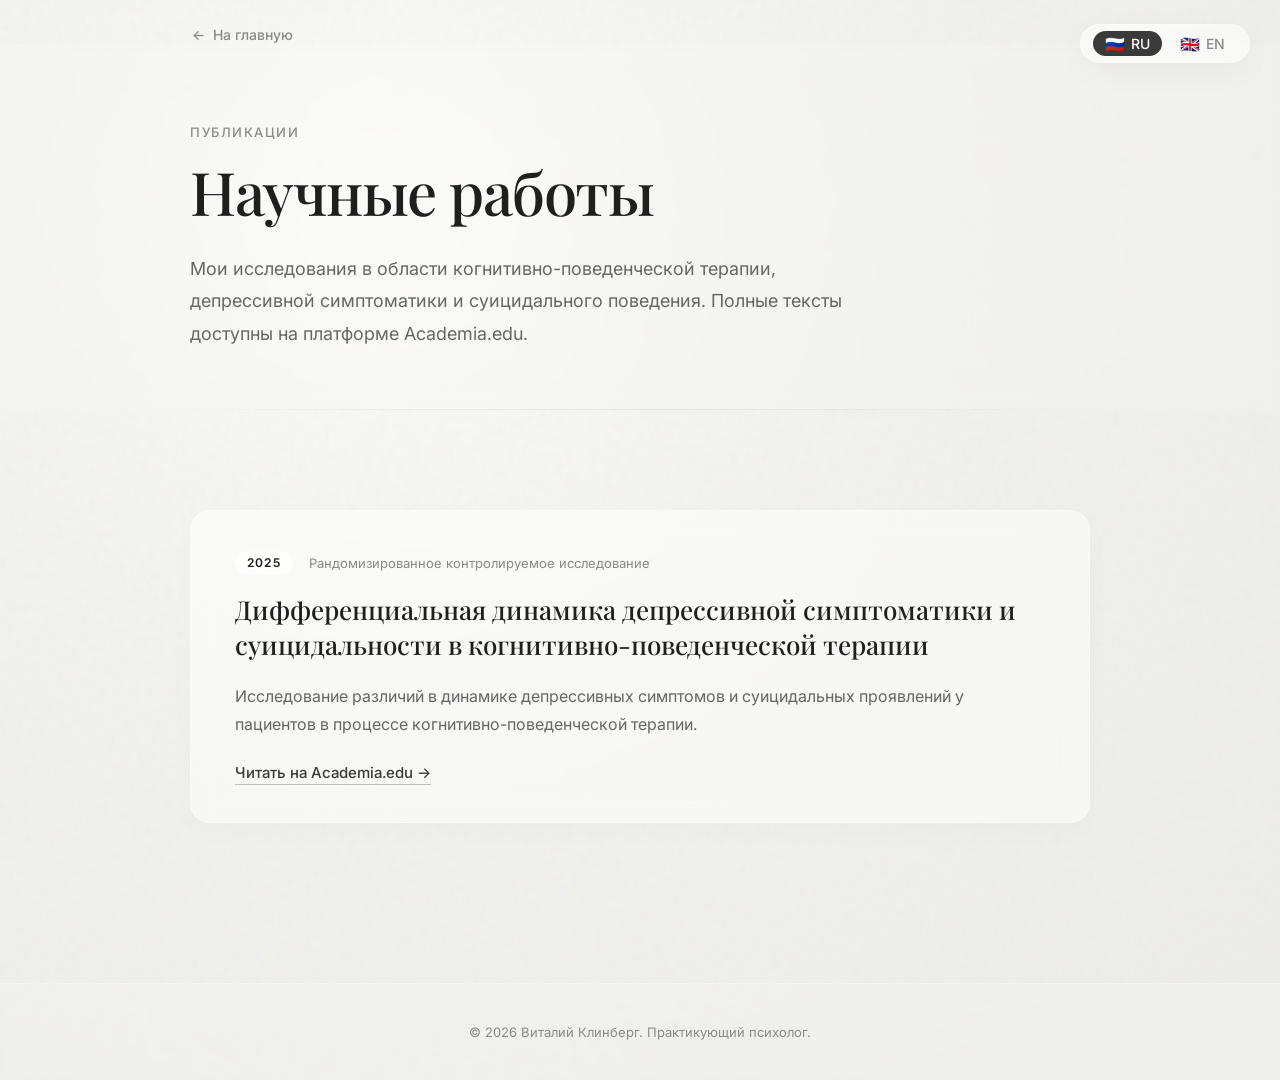
<file: publications.html>
<!DOCTYPE html>
<html lang="ru">
<head>
    <meta charset="UTF-8">
    <meta name="viewport" content="width=device-width, initial-scale=1.0">
    <title>Публикации — Виталий Клинберг | Publications — Vitaly Klinberg</title>
    <meta name="description" content="Научные публикации Виталия Клинберга: когнитивно-поведенческая терапия, депрессивная симптоматика, суицидальное поведение. Ссылки на Academia.edu." />
    <link rel="canonical" href="https://drklinberg.netlify.app/publications.html" />

    <meta property="og:type" content="article" />
    <meta property="og:url" content="https://drklinberg.netlify.app/publications.html" />
    <meta property="og:title" content="Публикации — Виталий Клинберг" />
    <meta property="og:description" content="Научные публикации в области КПТ, депрессии и суицидального поведения." />

    <link rel="preconnect" href="https://fonts.googleapis.com">
    <link rel="preconnect" href="https://fonts.gstatic.com" crossorigin>
    <link href="https://fonts.googleapis.com/css2?family=Inter:opsz,wght@14..32,300;14..32,400;14..32,500;14..32,600;14..32,700&family=Playfair+Display:ital,wght@0,400;0,500;0,600;0,700;1,400;1,500&display=swap" rel="stylesheet">
    <link rel="stylesheet" href="style.css">
</head>
<body>

    <!-- ===== LANGUAGE SWITCHER ===== -->
    <div class="lang-switcher">
        <button class="lang-btn active" data-lang="ru">
            <span class="lang-flag">🇷🇺</span> RU
        </button>
        <button class="lang-btn" data-lang="en">
            <span class="lang-flag">🇬🇧</span> EN
        </button>
    </div>

    <!-- НАЗАД -->
    <div class="pub-back">
        <a href="index.html" class="pub-back-link">
            <span>←</span>
            <span class="lang-ru">На главную</span>
            <span class="lang-en" style="display:none;">Back to home</span>
        </a>
    </div>

    <!-- HERO ПУБЛИКАЦИЙ -->
    <section class="pub-hero">
        <div class="pub-hero-wrap">
            <!-- RU -->
            <p class="pub-small lang-ru">Публикации</p>
            <h1 class="pub-title lang-ru">Научные работы</h1>
            <p class="pub-intro lang-ru">Мои исследования в области когнитивно-поведенческой терапии, депрессивной симптоматики и суицидального поведения. Полные тексты доступны на платформе Academia.edu.</p>

            <!-- EN -->
            <p class="pub-small lang-en" style="display:none;">Publications</p>
            <h1 class="pub-title lang-en" style="display:none;">Research papers</h1>
            <p class="pub-intro lang-en" style="display:none;">My research in cognitive behavioral therapy, depressive symptomatology, and suicidal behavior. Full texts are available on Academia.edu.</p>
        </div>
    </section>

    <!-- СПИСОК ПУБЛИКАЦИЙ -->
    <section class="pub-list-section">
        <div class="pub-list-wrap">
            <a href="https://www.academia.edu/175862098/DIFFERENTIAL_DYNAMICS_OF_DEPRESSIVE_SYMPTOMATOLOGY_AND_SUICIDALITY_IN_COGNITIVE_BEHAVIORAL_THERAPY_A_RANDOMIZED_CONTROLLED_TRIAL"
               target="_blank" rel="noopener" class="pub-card">
                <div class="pub-card-meta">
                    <span class="pub-year">2025</span>
                    <span class="pub-journal lang-ru">Рандомизированное контролируемое исследование</span>
                    <span class="pub-journal lang-en" style="display:none;">Randomized controlled trial</span>
                </div>

                <h2 class="pub-card-title lang-ru">Дифференциальная динамика депрессивной симптоматики и суицидальности в когнитивно-поведенческой терапии</h2>
                <h2 class="pub-card-title lang-en" style="display:none;">Differential Dynamics of Depressive Symptomatology and Suicidality in Cognitive Behavioral Therapy</h2>

                <p class="pub-card-desc lang-ru">Исследование различий в динамике депрессивных симптомов и суицидальных проявлений у пациентов в процессе когнитивно-поведенческой терапии.</p>
                <p class="pub-card-desc lang-en" style="display:none;">A study of differences in the dynamics of depressive symptoms and suicidal manifestations in patients during cognitive behavioral therapy.</p>

                <span class="pub-card-link lang-ru">Читать на Academia.edu →</span>
                <span class="pub-card-link lang-en" style="display:none;">Read on Academia.edu →</span>
            </a>

            <!-- Сюда можно добавлять новые публикации, копируя блок .pub-card -->

        </div>
    </section>

    <!-- FOOTER -->
    <footer class="footer">
        <div class="footer-wrap">
            <p class="lang-ru">© 2026 Виталий Клинберг. Практикующий психолог.</p>
            <p class="lang-en" style="display:none;">© 2026 Vitaly Klinberg. CBT Psychologist.</p>
        </div>
    </footer>

    <!-- СКРИПТ ДЛЯ RU/EN -->
    <script>
        const langBtns = document.querySelectorAll('.lang-btn');
        const allRu = document.querySelectorAll('.lang-ru');
        const allEn = document.querySelectorAll('.lang-en');

        function switchLang(lang) {
            langBtns.forEach(btn => {
                btn.classList.remove('active');
                if (btn.dataset.lang === lang) btn.classList.add('active');
            });
            if (lang === 'ru') {
                allRu.forEach(el => el.style.display = '');
                allEn.forEach(el => el.style.display = 'none');
            } else {
                allRu.forEach(el => el.style.display = 'none');
                allEn.forEach(el => el.style.display = '');
            }
            localStorage.setItem('siteLang', lang);
        }

        const savedLang = localStorage.getItem('siteLang') || 'ru';
        switchLang(savedLang);

        langBtns.forEach(btn => {
            btn.addEventListener('click', function(e) {
                e.preventDefault();
                switchLang(this.dataset.lang);
            });
        });
    </script>
</body>
</html>
</file>
<file: style.css>
/* ===== RESET & BASE ===== */
* {
    margin: 0;
    padding: 0;
    box-sizing: border-box;
}

body {
    /* 1. Основной перламутровый градиент */
    background-image: 
        url("data:image/svg+xml,%3Csvg viewBox='0 0 200 200' xmlns='http://www.w3.org/2000/svg'%3E%3Cfilter id='noiseFilter'%3E%3CfeTurbulence type='fractalNoise' baseFrequency='0.65' numOctaves='3' stitchTiles='stitch'/%3E%3C/filter%3E%3Crect width='100%25' height='100%25' filter='url(%23noiseFilter)' opacity='0.05'/%3E%3C/svg%3E"),
        radial-gradient(ellipse at 30% 20%, #FCFCFA 0%, #F2F2EF 40%, #ECECE8 100%);
    
    font-family: "Inter", sans-serif;
    color: #1F1F1F;
    overflow-x: hidden;
    min-height: 100vh;
}

/* ===== LANGUAGE SWITCHER ===== */
.lang-switcher {
    position: fixed;
    top: 24px;
    right: 30px;
    z-index: 9999;
    display: flex;
    gap: 6px;
    background: rgba(255, 255, 255, 0.6);
    backdrop-filter: blur(16px);
    padding: 6px 12px;
    border-radius: 30px;
    box-shadow: 0 8px 32px rgba(0, 0, 0, 0.04);
    border: 1px solid rgba(255, 255, 255, 0.3);
}

.lang-btn {
    background: transparent;
    border: none;
    cursor: pointer;
    font-size: 14px;
    font-weight: 500;
    font-family: "Inter", sans-serif;
    padding: 4px 12px;
    border-radius: 20px;
    transition: 0.3s;
    color: #8A8A8A;
    display: flex;
    align-items: center;
    gap: 6px;
}

.lang-btn.active {
    background: #3A3A3A;
    color: #FCFCFA;
}

.lang-btn:hover:not(.active) {
    background: rgba(0, 0, 0, 0.06);
}

.lang-flag {
    font-size: 16px;
    line-height: 1;
}

/* ==========================================================
   1. БЛОК HERO (ПРЕМИУМ: Стекло + Тень + Линия)
   ========================================================== */
.hero {
    width: 100%;
    min-height: 100vh;
    display: grid;
    grid-template-columns: 1.05fr 0.95fr;
    align-items: center;
    padding: 120px 100px;
    gap: 100px;
    background: rgba(255, 255, 255, 0.15);
    backdrop-filter: blur(8px);
    box-shadow: 0 20px 60px rgba(0, 0, 0, 0.03);
    position: relative;
}

/* Декоративная линия разделитель */
.hero::after {
    content: '';
    position: absolute;
    bottom: 0;
    left: 10%;
    width: 80%;
    height: 1px;
    background: linear-gradient(90deg, transparent, rgba(58, 58, 58, 0.1), transparent);
}

.hero-left {
    max-width: 580px;
    position: relative;
    z-index: 2;
}

.eyebrow {
    font-family: "Inter", sans-serif;
    font-size: 12px;
    font-weight: 500;
    text-transform: uppercase;
    letter-spacing: 0.15em;
    margin-bottom: 35px;
    color: #8A8A8A;
}

h1 {
    font-family: "Playfair Display", serif;
    font-size: 68px;
    font-weight: 500;
    line-height: 0.92;
    letter-spacing: -2px;
    margin-bottom: 35px;
    color: #1F1F1F;
}

.hero p {
    font-size: 18px;
    line-height: 1.8;
    color: #666666;
    max-width: 440px;
    margin-bottom: 45px;
    font-weight: 400;
}

.button {
    display: inline-block;
    padding: 16px 34px;
    border-radius: 999px;
    background: #3A3A3A;
    color: #FCFCFA;
    text-decoration: none;
    font-size: 15px;
    font-weight: 500;
    transition: 0.3s;
    letter-spacing: 0.5px;
    box-shadow: 0 4px 16px rgba(58, 58, 58, 0.12);
}

.button:hover {
    background: #5A5A5A;
    transform: translateY(-2px);
    box-shadow: 0 8px 24px rgba(58, 58, 58, 0.18);
}

.hero-right {
    height: 80vh;
    min-height: 400px;
    border-radius: 16px;
    overflow: hidden;
    background: #E8E8E4;
    box-shadow: 0 20px 60px rgba(0, 0, 0, 0.04);
}

.hero-right img {
    width: 100%;
    height: 100%;
    object-fit: cover;
    display: block;
}

/* ===== ОБЩИЕ КЛАССЫ ===== */
.reveal {
    opacity: 0;
    transform: translateY(30px);
}

.reveal-image {
    opacity: 0;
    transform: scale(0.95);
}

/* ===== БЛОК 2: ABOUT (минималистичный) ===== */
.about {
    padding: 160px 8%;
    background: transparent;
}

.about-wrap {
    max-width: 1200px;
    margin: 0 auto;
    display: flex;
    gap: 100px;
    align-items: center;
}

.about-image {
    width: 45%;
    border-radius: 16px;
    overflow: hidden;
    position: relative;
    box-shadow: 0 20px 60px rgba(0, 0, 0, 0.04);
}

.about-image img {
    width: 100%;
    height: 480px;
    object-fit: cover;
    transition: transform 6s ease-in-out, filter 6s ease-in-out;
}

.about-image:hover img {
    transform: scale(1.06);
    filter: contrast(1.05) saturate(1.08);
}

.about-content {
    width: 55%;
}

.about-small {
    font-family: "Inter", sans-serif;
    font-size: 13px;
    font-weight: 500;
    text-transform: uppercase;
    letter-spacing: 0.12em;
    color: #8A8A8A;
    margin-bottom: 25px;
}

.about-title {
    font-family: "Playfair Display", serif;
    font-size: 44px;
    font-weight: 500;
    line-height: 1.1;
    letter-spacing: -1px;
    margin-bottom: 30px;
    color: #1F1F1F;
}

.about-text {
    font-family: "Inter", sans-serif;
    font-size: 17px;
    line-height: 1.9;
    color: #666666;
    margin-bottom: 20px;
}

/* ==========================================================
   3. БЛОК HOW (ПРЕМИУМ: Стеклянные карточки + Тень + Линия)
   ========================================================== */
.how {
    padding: 160px 8%;
    background: rgba(255, 255, 255, 0.15);
    backdrop-filter: blur(8px);
    box-shadow: 0 20px 60px rgba(0, 0, 0, 0.03);
    position: relative;
}

.how::after {
    content: '';
    position: absolute;
    bottom: 0;
    left: 10%;
    width: 80%;
    height: 1px;
    background: linear-gradient(90deg, transparent, rgba(58, 58, 58, 0.1), transparent);
}

.how-wrap {
    max-width: 1200px;
    margin: 0 auto;
}

.how-header {
    margin-bottom: 80px;
}

.how-small {
    font-family: "Inter", sans-serif;
    font-size: 13px;
    font-weight: 500;
    text-transform: uppercase;
    letter-spacing: 0.12em;
    color: #8A8A8A;
    margin-bottom: 20px;
}

.how-title {
    font-family: "Playfair Display", serif;
    font-size: 44px;
    font-weight: 500;
    line-height: 1.1;
    letter-spacing: -1px;
    color: #1F1F1F;
}

.how-grid {
    display: grid;
    grid-template-columns: repeat(4, 1fr);
    gap: 30px;
}

.how-card {
    background: rgba(255, 255, 255, 0.5);
    backdrop-filter: blur(12px);
    border: 1px solid rgba(255, 255, 255, 0.4);
    padding: 45px 35px;
    border-radius: 16px;
    transition: 0.3s;
    position: relative;
    overflow: hidden;
    box-shadow: 0 8px 32px rgba(0, 0, 0, 0.02);
}

.how-card:hover {
    transform: translateY(-8px);
    box-shadow: 0 20px 60px rgba(0, 0, 0, 0.04);
    border-color: rgba(58, 58, 58, 0.1);
}

.how-number {
    font-family: "Playfair Display", serif;
    font-size: 36px;
    font-weight: 600;
    color: rgba(31, 31, 31, 0.12);
    display: block;
    margin-bottom: 15px;
}

.how-card h3 {
    font-family: "Inter", sans-serif;
    font-size: 19px;
    font-weight: 600;
    margin-bottom: 12px;
    color: #1F1F1F;
}

.how-card p {
    font-family: "Inter", sans-serif;
    font-size: 15px;
    line-height: 1.7;
    color: #666666;
}

/* ===== БЛОК 4: CONSULTATION (минималистичный) ===== */
.consultation {
    min-height: 100vh;
    display: flex;
    align-items: center;
    gap: 100px;
    padding: 160px 8%;
    background: transparent;
}

.consultation-image {
    width: 50%;
    overflow: hidden;
    border-radius: 16px;
    position: relative;
    box-shadow: 0 20px 60px rgba(0, 0, 0, 0.04);
}

.consultation-image img {
    width: 100%;
    height: 680px;
    object-fit: cover;
    display: block;
    transition: transform 6s ease-in-out;
}

.consultation-image:hover img {
    transform: scale(1.05);
}

.consultation-content {
    width: 50%;
}

.consultation-small {
    font-family: "Inter", sans-serif;
    font-size: 15px;
    font-weight: 400;
    letter-spacing: 0.01em;
    line-height: 1.6;
    color: #8A8A8A;
    margin-bottom: 30px;
}

.consultation-title {
    font-family: "Playfair Display", serif;
    font-size: 48px;
    line-height: 0.98;
    font-weight: 500;
    letter-spacing: -1.5px;
    margin-bottom: 30px;
    color: #1F1F1F;
}

.consultation-text {
    font-family: "Inter", sans-serif;
    font-size: 19px;
    line-height: 1.6;
    font-weight: 400;
    color: #666666;
}

/* ==========================================================
   5. БЛОК CONTACT (ПРЕМИУМ: Стекло + Тень + Картинка phone.png)
   ========================================================== */
.contact {
    padding: 160px 8%;
    background: rgba(255, 255, 255, 0.15);
    backdrop-filter: blur(8px);
    box-shadow: 0 20px 60px rgba(0, 0, 0, 0.03);
    position: relative;
}

.contact::before {
    content: '';
    position: absolute;
    top: 0;
    left: 10%;
    width: 80%;
    height: 1px;
    background: linear-gradient(90deg, transparent, rgba(58, 58, 58, 0.1), transparent);
}

.contact-wrap {
    max-width: 1200px;
    margin: 0 auto;
    display: flex;
    align-items: center;
    gap: 80px;
}

.contact-content-box {
    width: 50%;
}

.contact-title {
    font-family: "Playfair Display", serif;
    font-size: 48px;
    font-weight: 500;
    line-height: 1.1;
    letter-spacing: -1px;
    margin-bottom: 30px;
    color: #1F1F1F;
}

.contact-text {
    font-family: "Inter", sans-serif;
    font-size: 19px;
    line-height: 1.7;
    color: #666666;
    margin-bottom: 40px;
}

.contact-buttons {
    display: flex;
    gap: 20px;
    margin-bottom: 30px;
}

.contact-btn {
    display: inline-flex;
    align-items: center;
    justify-content: center;
    padding: 16px 44px;
    border-radius: 999px;
    font-family: "Inter", sans-serif;
    font-size: 15px;
    font-weight: 500;
    text-decoration: none;
    color: #FCFCFA;
    transition: 0.3s;
    box-shadow: 0 4px 16px rgba(58, 58, 58, 0.12);
}

.contact-btn.telegram {
    background: #3A3A3A;
}

.contact-btn.whatsapp {
    background: #3A3A3A;
}

.contact-btn:hover {
    background: #5A5A5A;
    transform: translateY(-4px);
    box-shadow: 0 8px 24px rgba(58, 58, 58, 0.18);
}

.contact-note {
    font-family: "Inter", sans-serif;
    font-size: 14px;
    color: #8A8A8A;
}

/* ===== СТЕКЛЯННАЯ РАМКА ВОКРУГ phone.png ===== */
.contact-image-box {
    width: 50%;
}

.contact-image-box img {
    width: 100%;
    height: auto;
    display: block;
    margin: 0 auto;
}

/* ===== FOOTER ===== */
.footer {
    padding: 40px 8%;
    background: rgba(255, 255, 255, 0.15);
    backdrop-filter: blur(4px);
    border-top: 1px solid rgba(255, 255, 255, 0.3);
    text-align: center;
}

.footer-wrap p {
    font-family: "Inter", sans-serif;
    font-size: 13px;
    color: #8A8A8A;
}

/* ===== RESPONSIVE ===== */
@media (max-width: 1024px) {
    .how-grid {
        grid-template-columns: repeat(2, 1fr);
    }
    .contact-wrap {
        flex-direction: column;
        gap: 50px;
        text-align: center;
    }
    .contact-content-box {
        width: 100%;
    }
    .contact-buttons {
        justify-content: center;
    }
    .contact-image-box {
        width: 100%;
        max-width: 500px;
        margin: 0 auto;
    }
}

@media (max-width: 768px) {
    .lang-switcher {
        top: 16px;
        right: 16px;
        padding: 4px 10px;
    }
    .lang-btn {
        font-size: 12px;
        padding: 4px 8px;
    }
    .hero {
        grid-template-columns: 1fr;
        padding: 60px 30px;
        gap: 50px;
        min-height: 100vh;
    }
    h1 {
        font-size: 44px;
    }
    .hero-right {
        height: 45vh;
        min-height: 250px;
    }
    .about-wrap {
        flex-direction: column;
        gap: 50px;
    }
    .about-image,
    .about-content {
        width: 100%;
    }
    .about-image img {
        height: 300px;
    }
    .about-title {
        font-size: 34px;
    }
    .how-grid {
        grid-template-columns: 1fr;
    }
    .how-title {
        font-size: 34px;
    }
    .consultation {
        flex-direction: column;
        padding: 100px 30px;
        gap: 50px;
    }
    .consultation-image,
    .consultation-content {
        width: 100%;
    }
    .consultation-image img {
        height: 350px;
    }
    .consultation-title {
        font-size: 34px;
    }
    .contact {
        padding: 100px 30px;
    }
    .contact-title {
        font-size: 36px;
    }
    .contact-buttons {
        flex-direction: column;
        align-items: center;
        gap: 15px;
    }
    .contact-btn {
        width: 100%;
        max-width: 280px;
    }
    .contact-image-box {
        padding: 12px;
    }
}

@media (max-width: 480px) {
    .hero {
        padding: 40px 20px;
        gap: 30px;
    }
    h1 {
        font-size: 34px;
    }
    .eyebrow {
        font-size: 10px;
    }
    .hero p {
        font-size: 15px;
    }
    .about-title {
        font-size: 28px;
    }
    .how-title {
        font-size: 28px;
    }
    .consultation-title {
        font-size: 28px;
    }
    .contact-title {
        font-size: 30px;
    }
    .contact-text {
        font-size: 17px;
    }
}
/* ==========================================================
   6. БЛОК FAQ (Премиум аккордеон)
   ========================================================== */
.faq {
    padding: 160px 8%;
    background: rgba(255, 255, 255, 0.15);
    backdrop-filter: blur(8px);
    box-shadow: 0 20px 60px rgba(0, 0, 0, 0.03);
    position: relative;
}

.faq::before {
    content: '';
    position: absolute;
    top: 0;
    left: 10%;
    width: 80%;
    height: 1px;
    background: linear-gradient(90deg, transparent, rgba(58, 58, 58, 0.1), transparent);
}

.faq-wrap {
    max-width: 900px;
    margin: 0 auto;
}

.faq-header {
    text-align: center;
    margin-bottom: 70px;
}

.faq-small {
    font-family: "Inter", sans-serif;
    font-size: 13px;
    font-weight: 500;
    text-transform: uppercase;
    letter-spacing: 0.12em;
    color: #8A8A8A;
    margin-bottom: 20px;
}

.faq-title {
    font-family: "Playfair Display", serif;
    font-size: 44px;
    font-weight: 500;
    line-height: 1.1;
    letter-spacing: -1px;
    color: #1F1F1F;
}

.faq-list {
    display: flex;
    flex-direction: column;
    gap: 16px;
}

.faq-item {
    background: rgba(255, 255, 255, 0.4);
    backdrop-filter: blur(12px);
    border: 1px solid rgba(255, 255, 255, 0.3);
    border-radius: 16px;
    overflow: hidden;
    transition: 0.3s;
    box-shadow: 0 4px 20px rgba(0, 0, 0, 0.02);
}

.faq-item:hover {
    box-shadow: 0 8px 30px rgba(0, 0, 0, 0.04);
    border-color: rgba(58, 58, 58, 0.1);
}

.faq-question {
    padding: 24px 32px;
    cursor: pointer;
    display: flex;
    justify-content: space-between;
    align-items: center;
    font-family: "Inter", sans-serif;
    font-size: 18px;
    font-weight: 500;
    color: #1F1F1F;
    user-select: none;
}

.faq-question:hover {
    background: rgba(255, 255, 255, 0.1);
}

.faq-icon {
    font-size: 28px;
    font-weight: 300;
    color: #8A8A8A;
    transition: transform 0.4s ease;
    line-height: 1;
}

.faq-item.active .faq-icon {
    transform: rotate(45deg);
}

.faq-answer {
    max-height: 0;
    overflow: hidden;
    transition: max-height 0.5s ease, padding 0.3s ease;
    padding: 0 32px;
}

.faq-item.active .faq-answer {
    max-height: 300px; /* Достаточно для любого ответа */
    padding: 0 32px 24px 32px;
}

.faq-answer p {
    font-family: "Inter", sans-serif;
    font-size: 16px;
    line-height: 1.7;
    color: #666666;
    margin-top: 0;
}

/* ===== АДАПТИВНОСТЬ FAQ ===== */
@media (max-width: 768px) {
    .faq { padding: 100px 30px; }
    .faq-title { font-size: 34px; }
    .faq-question { font-size: 16px; padding: 20px 24px; }
    .faq-answer p { font-size: 15px; }
    .faq-item.active .faq-answer { padding: 0 24px 20px 24px; }
}
/* ===== КНОПКА CALENDLY (фирменный голубой) ===== */
.contact-btn.calendly {
    background: linear-gradient(135deg, #A8D8EA, #89C4E1);
    color: #1F1F1F;
    box-shadow: 0 4px 16px rgba(168, 216, 234, 0.4);
}

.contact-btn.calendly:hover {
    background: linear-gradient(135deg, #89C4E1, #6FB2CC);
    box-shadow: 0 8px 24px rgba(168, 216, 234, 0.5);
}

/* ==========================================================
   5. БЛОК BOOKS (Мои книги)
   ========================================================== */
.books {
    padding: 160px 8%;
    background: transparent;
    position: relative;
}

.books-wrap {
    max-width: 1200px;
    margin: 0 auto;
}

.books-header {
    max-width: 820px;
    margin: 0 auto 80px;
    text-align: center;
}

.books-small {
    font-family: "Inter", sans-serif;
    font-size: 13px;
    font-weight: 500;
    text-transform: uppercase;
    letter-spacing: 0.12em;
    color: #8A8A8A;
    margin-bottom: 20px;
}

.books-title {
    font-family: "Playfair Display", serif;
    font-size: 44px;
    font-weight: 500;
    line-height: 1.1;
    letter-spacing: -1px;
    color: #1F1F1F;
    margin-bottom: 30px;
}

.books-intro {
    font-family: "Inter", sans-serif;
    font-size: 17px;
    line-height: 1.9;
    color: #666666;
}

/* Сетка книг */
.books-grid {
    display: grid;
    grid-template-columns: repeat(3, 1fr);
    gap: 40px;
    align-items: start;
}

/* Карточка книги */
.book-card {
    display: flex;
    flex-direction: column;
    text-decoration: none;
    color: inherit;
    transition: transform 0.5s cubic-bezier(0.25, 0.46, 0.45, 0.94);
    will-change: transform;
}

.book-card:hover {
    transform: translateY(-10px);
}

/* Обложка */
.book-cover {
    position: relative;
    border-radius: 12px;
    overflow: hidden;
    box-shadow: 0 20px 50px rgba(0, 0, 0, 0.12);
    transition: box-shadow 0.5s ease, transform 0.5s ease;
    aspect-ratio: 3 / 4;
    background: #E8E8E4;
}

.book-cover img {
    width: 100%;
    height: 100%;
    object-fit: cover;
    display: block;
    transition: transform 0.8s cubic-bezier(0.25, 0.46, 0.45, 0.94), filter 0.6s ease;
}

.book-card:hover .book-cover {
    box-shadow: 0 30px 70px rgba(0, 0, 0, 0.18);
}

.book-card:hover .book-cover img {
    transform: scale(1.05);
    filter: contrast(1.05) saturate(1.08);
}

/* Серебряный перелив по обложке при hover */
.book-cover::after {
    content: '';
    position: absolute;
    top: 0;
    left: -75%;
    width: 50%;
    height: 100%;
    background: linear-gradient(
        105deg,
        transparent 0%,
        rgba(255, 255, 255, 0.0) 30%,
        rgba(255, 255, 255, 0.55) 50%,
        rgba(255, 255, 255, 0.0) 70%,
        transparent 100%
    );
    transform: skewX(-20deg);
    pointer-events: none;
    opacity: 0;
    transition: opacity 0.3s ease;
}

.book-card:hover .book-cover::after {
    opacity: 1;
    animation: bookShimmer 1.1s ease-out;
}

@keyframes bookShimmer {
    0%   { left: -75%; }
    100% { left: 125%; }
}

/* Подписи под обложкой */
.book-title {
    font-family: "Playfair Display", serif;
    font-size: 20px;
    font-weight: 500;
    line-height: 1.3;
    color: #1F1F1F;
    margin-top: 24px;
    margin-bottom: 8px;
    transition: color 0.3s ease;
}

.book-card:hover .book-title {
    color: #3A3A3A;
}

.book-sub {
    font-family: "Inter", sans-serif;
    font-size: 14px;
    line-height: 1.6;
    color: #8A8A8A;
}

/* Адаптив */
@media (max-width: 1024px) {
    .books-grid {
        grid-template-columns: repeat(2, 1fr);
        gap: 30px;
    }
}

@media (max-width: 768px) {
    .books { padding: 100px 30px; }
    .books-title { font-size: 34px; }
    .books-intro { font-size: 16px; }
    .books-header { margin-bottom: 60px; }
}

@media (max-width: 480px) {
    .books { padding: 80px 20px; }
    .books-title { font-size: 28px; }
    .books-grid {
        grid-template-columns: 1fr;
        gap: 40px;
    }
    .book-title { font-size: 18px; }
}
/* ===== ССЫЛКА НА СТРАНИЦУ ПУБЛИКАЦИЙ (внизу ABOUT) ===== */
.about-link {
    display: inline-flex;
    align-items: center;
    gap: 10px;
    margin-top: 30px;
    padding: 14px 26px;
    border-radius: 999px;
    background: rgba(255, 255, 255, 0.5);
    backdrop-filter: blur(12px);
    border: 1px solid rgba(255, 255, 255, 0.4);
    box-shadow: 0 8px 32px rgba(0, 0, 0, 0.03);
    font-family: "Inter", sans-serif;
    font-size: 15px;
    font-weight: 500;
    color: #1F1F1F;
    text-decoration: none;
    transition: 0.3s;
}

.about-link:hover {
    background: rgba(255, 255, 255, 0.7);
    transform: translateY(-2px);
    box-shadow: 0 12px 40px rgba(0, 0, 0, 0.06);
    border-color: rgba(58, 58, 58, 0.15);
}

.about-link-arrow {
    font-size: 16px;
    transition: transform 0.3s ease;
    color: #3A3A3A;
}

.about-link:hover .about-link-arrow {
    transform: translateX(4px);
}

@media (max-width: 480px) {
    .about-link {
        font-size: 14px;
        padding: 12px 20px;
    }
}
/* ==========================================================
   СТРАНИЦА ПУБЛИКАЦИЙ
   ========================================================== */

.pub-back {
    padding: 24px 8% 0;
    max-width: 1100px;
    margin: 0 auto;
}

.pub-back-link {
    display: inline-flex;
    align-items: center;
    gap: 8px;
    font-family: "Inter", sans-serif;
    font-size: 14px;
    font-weight: 500;
    color: #8A8A8A;
    text-decoration: none;
    transition: 0.3s;
}

.pub-back-link:hover {
    color: #1F1F1F;
    gap: 12px;
}

.pub-hero {
    padding: 80px 8% 60px;
    background: rgba(255, 255, 255, 0.15);
    backdrop-filter: blur(8px);
    position: relative;
}

.pub-hero::after {
    content: '';
    position: absolute;
    bottom: 0;
    left: 10%;
    width: 80%;
    height: 1px;
    background: linear-gradient(90deg, transparent, rgba(58, 58, 58, 0.1), transparent);
}

.pub-hero-wrap {
    max-width: 900px;
    margin: 0 auto;
}

.pub-small {
    font-family: "Inter", sans-serif;
    font-size: 13px;
    font-weight: 500;
    text-transform: uppercase;
    letter-spacing: 0.12em;
    color: #8A8A8A;
    margin-bottom: 20px;
}

.pub-title {
    font-family: "Playfair Display", serif;
    font-size: 60px;
    font-weight: 500;
    line-height: 1.05;
    letter-spacing: -1.5px;
    color: #1F1F1F;
    margin-bottom: 30px;
}

.pub-intro {
    font-family: "Inter", sans-serif;
    font-size: 18px;
    line-height: 1.8;
    color: #666666;
    max-width: 680px;
}

.pub-list-section {
    padding: 100px 8% 160px;
    background: transparent;
}

.pub-list-wrap {
    max-width: 900px;
    margin: 0 auto;
    display: flex;
    flex-direction: column;
    gap: 24px;
}

.pub-card {
    display: block;
    text-decoration: none;
    color: inherit;
    background: rgba(255, 255, 255, 0.5);
    backdrop-filter: blur(12px);
    border: 1px solid rgba(255, 255, 255, 0.4);
    border-radius: 20px;
    padding: 40px 44px;
    box-shadow: 0 8px 32px rgba(0, 0, 0, 0.02);
    transition: 0.4s cubic-bezier(0.25, 0.46, 0.45, 0.94);
}

.pub-card:hover {
    transform: translateY(-6px);
    box-shadow: 0 24px 60px rgba(0, 0, 0, 0.06);
    border-color: rgba(58, 58, 58, 0.15);
}

.pub-card-meta {
    display: flex;
    gap: 16px;
    align-items: center;
    margin-bottom: 18px;
    flex-wrap: wrap;
}

.pub-year {
    font-family: "Inter", sans-serif;
    font-size: 12px;
    font-weight: 600;
    letter-spacing: 0.1em;
    color: #1F1F1F;
    background: rgba(255, 255, 255, 0.7);
    padding: 4px 12px;
    border-radius: 20px;
}

.pub-journal {
    font-family: "Inter", sans-serif;
    font-size: 13px;
    color: #8A8A8A;
}

.pub-card-title {
    font-family: "Playfair Display", serif;
    font-size: 26px;
    font-weight: 500;
    line-height: 1.35;
    color: #1F1F1F;
    margin-bottom: 20px;
}

.pub-card-desc {
    font-family: "Inter", sans-serif;
    font-size: 16px;
    line-height: 1.75;
    color: #666666;
    margin-bottom: 24px;
}

.pub-card-link {
    font-family: "Inter", sans-serif;
    font-size: 15px;
    font-weight: 500;
    color: #3A3A3A;
    border-bottom: 1px solid rgba(58, 58, 58, 0.3);
    padding-bottom: 2px;
    transition: 0.3s;
}

.pub-card:hover .pub-card-link {
    border-bottom-color: #3A3A3A;
}

@media (max-width: 768px) {
    .pub-hero { padding: 60px 30px 40px; }
    .pub-title { font-size: 40px; }
    .pub-intro { font-size: 16px; }
    .pub-list-section { padding: 60px 30px 100px; }
    .pub-card { padding: 28px 26px; }
    .pub-card-title { font-size: 20px; }
    .pub-card-desc { font-size: 15px; }
}

@media (max-width: 480px) {
    .pub-title { font-size: 32px; }
    .pub-back { padding: 20px 20px 0; }
}
</file>
